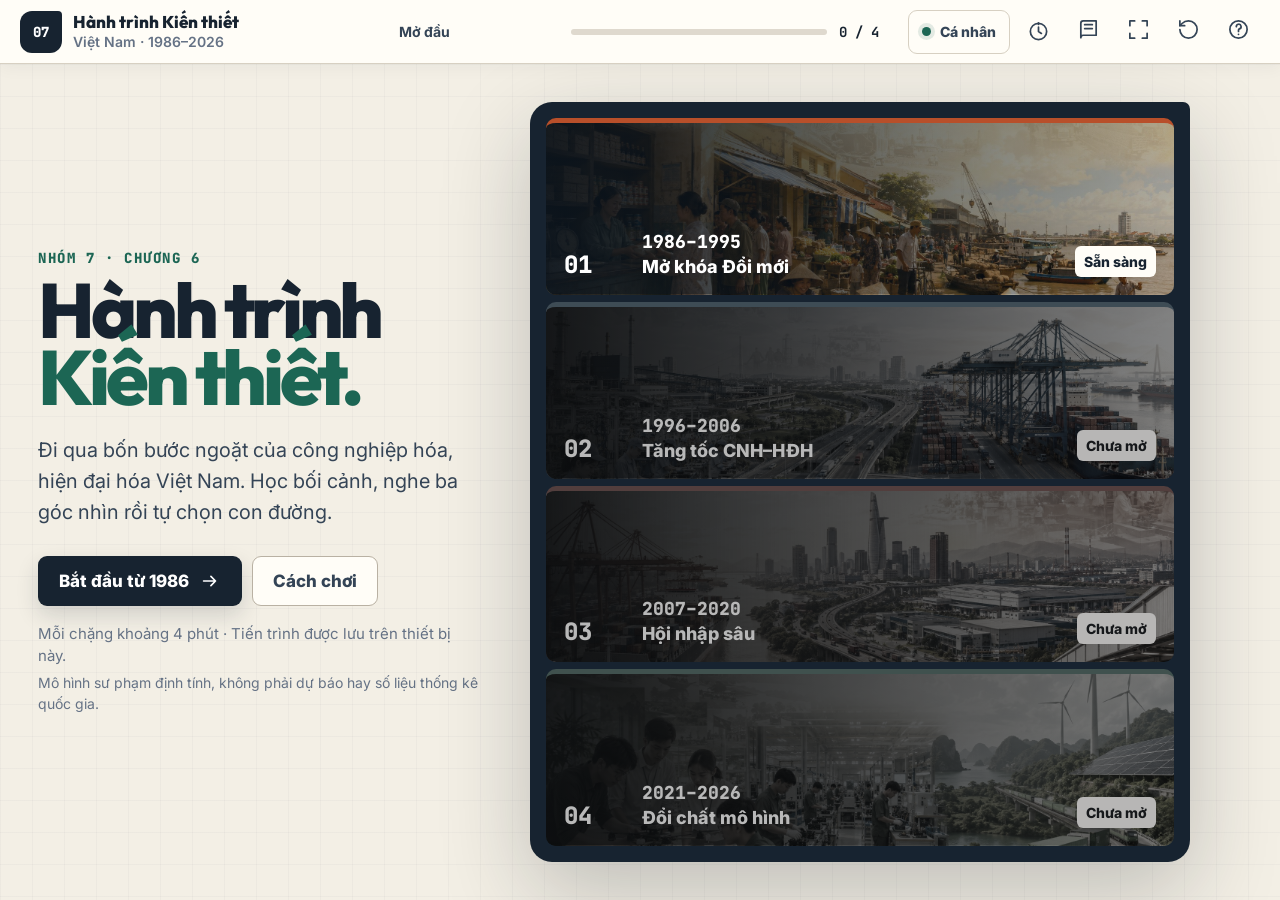
<file: mln122/index.html>
<!doctype html>
<html lang="vi">
  <head>
    <meta charset="UTF-8" />
    <meta name="viewport" content="width=device-width, initial-scale=1, viewport-fit=cover" />
    <meta name="theme-color" content="#f4f0e7" />
    <meta
      name="description"
      content="Hành trình tương tác về công nghiệp hóa, hiện đại hóa Việt Nam từ Đổi mới 1986 đến hiện nay."
    />
    <title>Hành trình Kiến thiết 1986–2026 · Nhóm 7</title>

    <link rel="preconnect" href="https://fonts.googleapis.com" />
    <link rel="preconnect" href="https://fonts.gstatic.com" crossorigin />
    <link
      href="https://fonts.googleapis.com/css2?family=Inter:wght@400;500;600;700;800&family=JetBrains+Mono:wght@500;600;700;800&family=Outfit:wght@600;700;800&display=swap"
      rel="stylesheet"
    />
    <link rel="preload" as="image" href="./assets/era-01-doi-moi-1986-1995.jpg" />
    <link rel="preload" as="image" href="./assets/era-02-tang-toc-1996-2006.jpg" />
    <link rel="preload" as="image" href="./assets/era-03-hoi-nhap-sau-2007-2020.jpg" />
    <link rel="preload" as="image" href="./assets/era-04-doi-chat-2021-2026.jpg" />
    <link rel="stylesheet" href="./styles.css" />
  </head>

  <body>
    <a class="skip-link" href="#game-root">Bỏ qua thanh điều hướng</a>

    <div class="app-shell" id="app-shell">
      <header class="topbar" id="topbar">
        <button class="brand" type="button" data-action="go-home" aria-label="Về trang mở đầu">
          <span class="brand__mark" aria-hidden="true">07</span>
          <span class="brand__copy">
            <strong>Hành trình Kiến thiết</strong>
            <small>Việt Nam · 1986–2026</small>
          </span>
        </button>

        <div class="route-status" aria-label="Tiến độ hành trình">
          <span class="route-status__label" id="route-label">Mở đầu</span>
          <div
            class="route-status__track"
            id="route-progressbar"
            role="progressbar"
            aria-valuemin="0"
            aria-valuemax="4"
            aria-valuenow="0"
          >
            <span id="route-progress"></span>
          </div>
          <span class="route-status__count" id="route-count">0 / 4</span>
        </div>

        <nav class="utility-nav" aria-label="Công cụ">
          <button class="mode-switch" type="button" data-action="toggle-mode" aria-pressed="false">
            <span class="mode-switch__dot" aria-hidden="true"></span>
            <span id="mode-label">Cá nhân</span>
          </button>
          <button class="icon-button presenter-button" type="button" data-action="open-presenter" title="Kịch bản 25 phút (P)">
            <svg viewBox="0 0 24 24" aria-hidden="true"><circle cx="12" cy="12" r="8.5" /><path d="M12 7.5V12l3 2m-3-11v1.5" /></svg>
            <span class="presentation-mini-time" id="presentation-mini-time" aria-hidden="true">25:00</span>
            <span class="sr-only">Kịch bản trình bày 25 phút</span>
          </button>
          <button class="icon-button utility-nav__optional" type="button" data-action="open-sources" title="Nguồn và AI Usage">
            <svg viewBox="0 0 24 24" aria-hidden="true"><path d="M4 5.5A2.5 2.5 0 0 1 6.5 3H20v15H6.5A2.5 2.5 0 0 0 4 20.5zm0 0v15M8 7h8m-8 4h8" /></svg>
            <span class="sr-only">Nguồn và AI Usage</span>
          </button>
          <button class="icon-button utility-nav__optional" type="button" data-action="toggle-fullscreen" title="Toàn màn hình (F)">
            <svg viewBox="0 0 24 24" aria-hidden="true"><path d="M8 3H3v5m13-5h5v5M8 21H3v-5m13 5h5v-5" /></svg>
            <span class="sr-only">Toàn màn hình</span>
          </button>
          <button class="icon-button" type="button" data-action="confirm-reset-all" title="Chơi lại từ đầu (↺)">
            <svg viewBox="0 0 24 24" aria-hidden="true"><path d="M3 12a9 9 0 1 0 9-9 9.75 9.75 0 0 0-6.74 2.74L3 8"/><path d="M3 3v5h5"/></svg>
            <span class="sr-only">Chơi lại từ đầu</span>
          </button>
          <button class="icon-button" type="button" data-action="open-help" title="Hướng dẫn (?)">
            <svg viewBox="0 0 24 24" aria-hidden="true"><circle cx="12" cy="12" r="9" /><path d="M9.7 9a2.5 2.5 0 1 1 3.3 2.37c-.6.25-1 .82-1 1.47V14m0 3h.01" /></svg>
            <span class="sr-only">Hướng dẫn</span>
          </button>
        </nav>
      </header>

      <main id="game-root" tabindex="-1"></main>
    </div>

    <div id="overlay-root"></div>
    <div class="toast-region" id="toast-region" role="status" aria-live="polite" aria-atomic="true"></div>

    <noscript>
      <div class="noscript">Game cần JavaScript để vận hành và lưu tiến trình học.</div>
    </noscript>

    <script src="./content.js"></script>
    <script src="./simulator.js"></script>
    <script src="./game.js"></script>
  </body>
</html>
</file>
<file: mln122/styles.css>
:root {
  --paper: #f3efe5;
  --paper-deep: #e8e0d2;
  --surface: #fffdf7;
  --surface-strong: #ffffff;
  --ink: #172330;
  --ink-soft: #344456;
  --muted: #657285;
  --line: #d7d0c2;
  --line-strong: #b9b1a3;
  --positive: #1f7354;
  --warning: #a35b20;
  --danger: #a5413c;
  --era-accent: #1c6654;
  --display: "Outfit", "Aptos Display", "Segoe UI", sans-serif;
  --body: "Inter", "Aptos", "Segoe UI", sans-serif;
  --mono: "JetBrains Mono", "Cascadia Mono", Consolas, monospace;
  --topbar-height: 64px;
  --radius: 16px;
  --radius-sm: 9px;
  --shadow-sm: 0 10px 30px rgba(24, 35, 47, 0.1);
  --shadow-lg: 0 30px 90px rgba(19, 29, 39, 0.24);
}

*,
*::before,
*::after { box-sizing: border-box; }

html {
  min-width: 320px;
  min-height: 100%;
  background: var(--paper);
  color: var(--ink);
  font-family: var(--body);
  font-size: 18px;
}

body {
  margin: 0;
  min-width: 320px;
  min-height: 100vh;
  min-height: 100dvh;
  overflow: hidden;
  background:
    linear-gradient(rgba(23, 35, 48, 0.026) 1px, transparent 1px),
    linear-gradient(90deg, rgba(23, 35, 48, 0.026) 1px, transparent 1px),
    var(--paper);
  background-size: 32px 32px;
}

button,
input,
textarea,
select { color: inherit; font: inherit; }

button {
  min-width: 44px;
  min-height: 44px;
  border: 0;
}

button:not(:disabled):not([aria-disabled="true"]),
a { cursor: pointer; }

button:disabled,
button[aria-disabled="true"] { cursor: not-allowed; }

button:focus-visible,
a:focus-visible,
[tabindex]:focus-visible {
  outline: 4px solid color-mix(in srgb, var(--era-accent) 72%, white);
  outline-offset: 3px;
}

h1,
h2,
h3,
h4,
p,
blockquote { margin-top: 0; }

h1,
h2,
h3,
h4 { font-family: var(--display); }

svg {
  fill: none;
  stroke: currentColor;
  stroke-linecap: round;
  stroke-linejoin: round;
  stroke-width: 1.8;
}

.ui-icon {
  display: block;
  width: 1.35em;
  height: 1.35em;
  flex: 0 0 auto;
}

kbd {
  display: inline-grid;
  min-width: 32px;
  min-height: 30px;
  place-items: center;
  border: 1px solid var(--line-strong);
  border-bottom-width: 3px;
  border-radius: 6px;
  background: white;
  font: 700 14px/1 var(--mono);
}

.sr-only {
  position: absolute;
  width: 1px;
  height: 1px;
  padding: 0;
  overflow: hidden;
  clip: rect(0, 0, 0, 0);
  white-space: nowrap;
  border: 0;
}

.skip-link {
  position: fixed;
  z-index: 1000;
  top: 10px;
  left: 10px;
  padding: 12px 16px;
  transform: translateY(-160%);
  border-radius: 8px;
  background: var(--ink);
  color: white;
  font-size: 16px;
  font-weight: 800;
}

.skip-link:focus { transform: translateY(0); }
.app-shell { min-height: 100vh; min-height: 100dvh; }

/* Application chrome */
.topbar {
  position: relative;
  z-index: 50;
  display: grid;
  height: var(--topbar-height);
  grid-template-columns: minmax(270px, 0.9fr) minmax(330px, 1.2fr) minmax(360px, 0.9fr);
  align-items: center;
  gap: 18px;
  padding: 0 20px;
  border-bottom: 1px solid var(--line);
  background: var(--surface);
  box-shadow: 0 3px 16px rgba(28, 39, 50, 0.05);
}

.brand {
  display: inline-flex;
  width: max-content;
  align-items: center;
  gap: 11px;
  padding: 0;
  background: transparent;
  text-align: left;
}

.brand__mark {
  display: grid;
  width: 42px;
  height: 42px;
  place-items: center;
  border-radius: 12px 4px 12px 12px;
  background: var(--ink);
  color: white;
  font: 800 14px/1 var(--mono);
}

.brand__copy { display: flex; flex-direction: column; gap: 2px; }
.brand__copy strong { font: 800 17px/1.05 var(--display); }
.brand__copy small { color: var(--muted); font-size: 14px; font-weight: 600; }

.route-status {
  display: grid;
  grid-template-columns: minmax(125px, 1fr) minmax(130px, 1.6fr) auto;
  align-items: center;
  gap: 12px;
  font-size: 14px;
}

.route-status__label {
  overflow: hidden;
  color: var(--ink-soft);
  font-weight: 700;
  text-overflow: ellipsis;
  white-space: nowrap;
}

.route-status__track {
  height: 6px;
  overflow: hidden;
  border-radius: 99px;
  background: #dfd9ce;
}

.route-status__track span {
  display: block;
  width: 0;
  height: 100%;
  border-radius: inherit;
  background: var(--era-accent);
  transition: width 420ms cubic-bezier(0.2, 0.8, 0.2, 1);
}

.route-status__count { min-width: 42px; font: 700 14px/1 var(--mono); }
.utility-nav { display: flex; align-items: center; justify-content: flex-end; gap: 6px; }

.icon-button,
.mode-switch {
  height: 44px;
  border: 1px solid transparent;
  border-radius: 9px;
  background: transparent;
  color: var(--ink-soft);
  transition: transform 100ms ease, border-color 150ms ease, background 150ms ease;
}

.icon-button:hover,
.mode-switch:hover { border-color: var(--line); background: var(--paper); }
.icon-button:active,
.mode-switch:active,
.button:active,
.policy-option:active { transform: scale(0.98); }
.icon-button svg { width: 23px; height: 23px; margin: auto; }

.mode-switch {
  display: inline-flex;
  width: auto;
  align-items: center;
  gap: 9px;
  padding: 0 13px;
  border-color: var(--line);
  font-size: 14px;
  font-weight: 800;
}

.mode-switch__dot {
  width: 9px;
  height: 9px;
  border-radius: 50%;
  background: var(--era-accent);
  box-shadow: 0 0 0 4px color-mix(in srgb, var(--era-accent) 12%, transparent);
}

.presenter-button {
  display: grid;
  width: 94px;
  grid-template-columns: 24px minmax(48px, 1fr);
  place-items: center;
  gap: 5px;
  padding: 0 9px;
}
.presenter-button svg { margin: 0; }
.presentation-mini-time { position: static; min-width: 48px; font: 700 14px/1 var(--mono); text-align: center; }
body:not(.is-presentation) .presentation-mini-time { display: none; }
body:not(.is-presentation) .presenter-button { width: 44px; grid-template-columns: 1fr; padding: 0; }
body:not(.is-presentation) .presenter-button svg { margin: auto; }

#game-root {
  height: calc(100vh - var(--topbar-height));
  height: calc(100dvh - var(--topbar-height));
  overflow: auto;
  overscroll-behavior: contain;
}

.eyebrow {
  margin-bottom: 9px;
  color: var(--era-accent);
  font: 800 14px/1.2 var(--mono);
  letter-spacing: 0.11em;
  text-transform: uppercase;
}

.button {
  display: inline-flex;
  min-height: 50px;
  align-items: center;
  justify-content: center;
  gap: 10px;
  padding: 0 20px;
  border: 1px solid transparent;
  border-radius: var(--radius-sm);
  font-size: 17px;
  font-weight: 800;
  transition: transform 100ms ease, border-color 160ms ease, background 160ms ease, box-shadow 160ms ease;
}

.button .ui-icon { width: 22px; height: 22px; }
.button--primary { background: var(--ink); box-shadow: 0 9px 22px rgba(23, 35, 48, 0.16); color: white; }
.button--primary:hover:not(:disabled) { background: var(--era-accent); box-shadow: 0 12px 28px color-mix(in srgb, var(--era-accent) 23%, transparent); }
.button--quiet { border-color: var(--line-strong); background: var(--surface); color: var(--ink-soft); }
.button--quiet:hover:not(:disabled) { border-color: var(--ink-soft); background: white; }
.button--danger { background: var(--danger); color: white; }
.button--danger:hover { background: #87342f; }
.button:disabled { border-color: var(--line); background: #e5dfd4; box-shadow: none; color: #66717e; }

.text-button {
  display: inline-flex;
  width: max-content;
  align-items: center;
  gap: 7px;
  padding: 0 4px;
  background: transparent;
  color: var(--ink-soft);
  font-size: 15px;
  font-weight: 800;
}

.text-button:hover { color: var(--era-accent); }
.text-button .ui-icon { width: 20px; height: 20px; }

/* Landing */
.home-screen {
  display: grid;
  width: min(1680px, 100%);
  min-height: 100%;
  margin: auto;
  grid-template-columns: minmax(440px, 0.86fr) minmax(660px, 1.14fr);
  align-items: stretch;
  gap: clamp(30px, 4vw, 70px);
  padding: clamp(24px, 3vw, 48px);
}

.home-screen__copy {
  display: flex;
  max-width: 680px;
  flex-direction: column;
  align-items: flex-start;
  justify-content: center;
}

.home-screen__copy h1 {
  margin-bottom: 24px;
  font-size: clamp(62px, 6vw, 96px);
  font-weight: 800;
  letter-spacing: -0.055em;
  line-height: 0.88;
}

.home-screen__copy h1 em { color: var(--era-accent); font-style: normal; }
.home-screen__lead { max-width: 650px; margin-bottom: 28px; color: var(--ink-soft); font-size: 20px; line-height: 1.55; }
.home-screen__actions { display: flex; flex-wrap: wrap; gap: 10px; }
.home-screen__note { margin: 17px 0 0; color: var(--muted); font-size: 15px; line-height: 1.45; }
.home-screen__disclaimer { max-width: 620px; margin: 7px 0 0; color: var(--muted); font-size: 14px; line-height: 1.45; }

.era-ribbon {
  display: grid;
  min-height: 0;
  grid-template-rows: repeat(4, minmax(110px, 1fr));
  gap: 7px;
  padding: 16px;
  overflow: hidden;
  border-radius: 22px 7px 22px 22px;
  background: var(--ink);
  box-shadow: var(--shadow-lg);
}

.era-ribbon__item {
  position: relative;
  display: grid;
  min-height: 0;
  grid-template-columns: 62px 1fr auto;
  align-items: end;
  gap: 16px;
  padding: 18px;
  overflow: hidden;
  border-top: 5px solid var(--item-accent);
  border-radius: 10px;
  background-image: linear-gradient(90deg, rgba(11, 20, 29, 0.94), rgba(11, 20, 29, 0.3)), var(--item-image);
  background-position: center;
  background-size: cover;
  color: white;
  text-align: left;
  transition: transform 160ms ease, filter 160ms ease;
}

.era-ribbon__item:not(:disabled):hover { transform: translateX(6px); }
.era-ribbon__item:disabled { filter: grayscale(0.75) brightness(0.72); }
.era-ribbon__item.is-complete::after { position: absolute; top: 14px; right: 14px; width: 12px; height: 12px; border: 3px solid white; border-radius: 50%; background: var(--item-accent); content: ""; }
.era-ribbon__number { font: 800 24px/1 var(--mono); }
.era-ribbon__meta { display: flex; min-width: 0; flex-direction: column; gap: 5px; }
.era-ribbon__meta strong { font: 800 18px/1 var(--mono); }
.era-ribbon__meta small { overflow: hidden; font-size: 18px; font-weight: 800; text-overflow: ellipsis; white-space: nowrap; }
.era-ribbon__status { padding: 7px 9px; border-radius: 6px; background: var(--surface); color: var(--ink); font-size: 14px; font-weight: 800; }

/* Shared era frame */
.era-screen {
  display: flex;
  width: min(1740px, 100%);
  min-height: 100%;
  margin: auto;
  flex-direction: column;
  gap: 10px;
  padding: 12px 18px 18px;
}

.era-heading {
  display: grid;
  min-height: 52px;
  flex: 0 0 auto;
  grid-template-columns: 150px 1fr auto;
  align-items: center;
  gap: 16px;
  padding: 0 16px;
  border: 1px solid var(--line);
  border-radius: 11px;
  background: var(--surface);
  box-shadow: var(--shadow-sm);
}

.era-heading__identity { display: flex; align-items: baseline; gap: 11px; }
.era-heading__identity span { color: var(--era-accent); font: 800 14px/1 var(--mono); text-transform: uppercase; }
.era-heading__identity strong { font-size: 18px; }
.era-heading__steps { display: flex; gap: 7px; }
.era-heading__steps span { display: grid; width: 31px; height: 31px; place-items: center; border: 2px solid var(--line); border-radius: 50%; color: var(--muted); font: 800 13px/1 var(--mono); }
.era-heading__steps span.is-done { border-color: color-mix(in srgb, var(--era-accent) 45%, var(--line)); background: color-mix(in srgb, var(--era-accent) 11%, white); color: var(--era-accent); }
.era-heading__steps span.is-current { border-color: var(--era-accent); background: var(--era-accent); color: white; }

.briefing-stage,
.explore-stage,
.decision-stage,
.consequence-stage {
  min-height: 0;
  flex: 1;
  overflow: hidden;
  border: 1px solid var(--line);
  border-radius: var(--radius);
  background: var(--surface);
  box-shadow: var(--shadow-sm);
}

/* Briefing */
.briefing-stage { display: grid; grid-template-columns: minmax(350px, 0.78fr) minmax(680px, 1.22fr); }
.scene-photo {
  min-height: 0;
  background-image: linear-gradient(to top, rgba(12, 21, 30, 0.7), rgba(12, 21, 30, 0.08) 65%), var(--era-image);
  background-position: center;
  background-size: cover;
}

.briefing-sheet {
  display: flex;
  min-height: 0;
  flex-direction: column;
  align-items: flex-start;
  padding: clamp(24px, 2.5vw, 42px);
  overflow: auto;
}

.briefing-sheet .eyebrow {
  margin-bottom: 6px;
  font-size: 12px;
  letter-spacing: 0.12em;
}

.briefing-sheet h2 {
  max-width: 920px;
  margin-bottom: 10px;
  color: var(--ink);
  font-size: clamp(34px, 3.2vw, 52px);
  letter-spacing: -0.035em;
  line-height: 1.08;
}

.briefing-sheet__objective {
  max-width: 65ch;
  margin-bottom: 14px;
  color: var(--ink-soft);
  font-size: 18px;
  font-weight: 600;
  line-height: 1.45;
}

.theory-points {
  display: grid;
  width: min(100%, 880px);
  margin: 0 0 16px;
  padding: 0;
  border-block: 1px solid var(--line);
  list-style: none;
}

.theory-points li {
  position: relative;
  display: grid;
  grid-template-columns: 42px 1fr;
  align-items: center;
  gap: 12px;
  padding: 12px 4px;
  border-bottom: 1px solid var(--line);
}
.theory-points li:last-child { border-bottom: 0; }
.theory-points li > span { color: var(--era-accent); font: 800 16px/1 var(--mono); }
.theory-points strong { display: block; margin-bottom: 2px; font: 800 18px/1.25 var(--display); }
.theory-points p { margin: 0; color: var(--ink-soft); font-size: 15.5px; line-height: 1.4; }

.briefing-actions {
  display: flex;
  flex-wrap: wrap;
  gap: 12px;
  width: 100%;
  margin-top: auto;
  padding-top: 14px;
}

/* Living diorama */
.explore-stage { position: relative; }
.explore-scene {
  position: absolute;
  inset: 0;
  overflow: hidden;
  background-image: var(--era-image);
  background-position: center;
  background-size: cover;
}

.explore-scene__wash {
  position: absolute;
  inset: 0;
  background: linear-gradient(to bottom, rgba(12, 21, 30, 0.46), rgba(12, 21, 30, 0.05) 42%, rgba(12, 21, 30, 0.52));
  pointer-events: none;
}

.explore-objective {
  position: absolute;
  z-index: 3;
  top: 22px;
  left: 24px;
  display: flex;
  max-width: 430px;
  flex-direction: column;
  padding: 15px 18px;
  border-left: 5px solid var(--era-accent);
  border-radius: 4px 10px 10px 4px;
  background: #172330;
  box-shadow: 0 14px 35px rgba(8, 14, 20, 0.28);
  color: white;
}

.explore-objective span { margin-bottom: 3px; color: #f1d88f; font: 800 14px/1.2 var(--mono); text-transform: uppercase; }
.explore-objective strong { font-size: 22px; }
.explore-objective small { margin-top: 4px; color: rgba(255, 255, 255, 0.74); font-size: 15px; }

.advisor-hotspot {
  position: absolute;
  z-index: 4;
  top: var(--y);
  left: var(--x);
  display: grid;
  min-width: 225px;
  min-height: 74px;
  grid-template-columns: 52px 1fr auto;
  align-items: center;
  gap: 10px;
  padding: 8px 10px;
  transform: translate(-50%, -50%);
  border: 2px solid rgba(255, 255, 255, 0.78);
  border-radius: 12px;
  background: #172330;
  box-shadow: 0 13px 34px rgba(9, 15, 22, 0.34);
  color: white;
  text-align: left;
  transition: transform 150ms ease, border-color 150ms ease, background 150ms ease;
}

.advisor-hotspot:hover,
.advisor-hotspot.is-active { transform: translate(-50%, calc(-50% - 6px)); border-color: #f2d77f; background: color-mix(in srgb, var(--era-accent) 50%, #172330); }
.advisor-hotspot:active { transform: translate(-50%, -50%) scale(0.98); }
.advisor-hotspot.is-active:active { transform: translate(-50%, calc(-50% - 6px)) scale(0.98); }
.advisor-hotspot.is-visited { border-color: color-mix(in srgb, var(--era-accent) 65%, white); }
.advisor-hotspot__pulse { position: absolute; inset: -8px; z-index: -1; border: 2px solid rgba(255, 255, 255, 0.45); border-radius: 17px; animation: hotspot-pulse 1.8s ease-out 2; }
.advisor-hotspot.is-visited .advisor-hotspot__pulse { display: none; }
.advisor-hotspot__icon { display: grid; width: 50px; height: 50px; place-items: center; padding: 10px; border-radius: 9px; background: white; color: var(--era-accent); }
.advisor-hotspot__icon .ui-icon { width: 30px; height: 30px; }
.advisor-hotspot__copy { display: flex; min-width: 0; flex-direction: column; gap: 3px; }
.advisor-hotspot__copy small { color: #f1d88f; font: 700 13px/1 var(--mono); text-transform: uppercase; }
.advisor-hotspot__copy strong { overflow: hidden; font-size: 16px; text-overflow: ellipsis; white-space: nowrap; }
.advisor-hotspot__check { display: grid; width: 28px; height: 28px; place-items: center; border-radius: 50%; background: var(--positive); }
.advisor-hotspot__check .ui-icon { width: 18px; height: 18px; }

.explore-footer {
  position: absolute;
  z-index: 6;
  right: 18px;
  bottom: 16px;
  left: 18px;
  display: flex;
  min-height: 72px;
  align-items: center;
  justify-content: space-between;
  gap: 20px;
  padding: 10px 12px 10px 18px;
  border: 1px solid var(--line);
  border-radius: 12px;
  background: var(--surface);
  box-shadow: 0 16px 40px rgba(9, 16, 23, 0.28);
}

.explore-footer p { max-width: 740px; margin: 0; color: var(--ink-soft); font-size: 17px; font-weight: 600; line-height: 1.4; }

.advisor-panel {
  position: absolute;
  z-index: 10;
  top: 18px;
  right: 18px;
  bottom: 102px;
  display: flex;
  width: min(510px, calc(100% - 36px));
  flex-direction: column;
  align-items: flex-start;
  padding: 24px 27px;
  overflow: auto;
  border-top: 6px solid var(--era-accent);
  border-radius: 8px 8px 14px 14px;
  background: var(--surface);
  box-shadow: var(--shadow-lg);
  color: var(--ink);
  animation: advisor-enter 240ms ease both;
}

.advisor-panel__close {
  position: absolute;
  top: 12px;
  right: 12px;
  display: grid;
  width: 44px;
  height: 44px;
  place-items: center;
  border-radius: 9px;
  background: var(--paper);
  color: var(--ink-soft);
  font-size: 28px;
}

.advisor-panel__close:hover { background: var(--paper-deep); color: var(--ink); }
.advisor-panel__portrait { display: grid; width: 76px; height: 76px; place-items: center; margin-bottom: 17px; padding: 16px; border-radius: 18px 5px 18px 18px; background: var(--era-accent); color: white; }
.advisor-panel__portrait .ui-icon { width: 45px; height: 45px; }
.advisor-panel h2 { margin-bottom: 2px; font-size: clamp(36px, 3vw, 48px); letter-spacing: -0.035em; }
.advisor-panel__role { margin-bottom: 18px; color: var(--era-accent); font-size: 18px; font-weight: 800; }
.advisor-panel blockquote { margin: 0 0 17px; color: var(--ink); font: 700 25px/1.35 var(--display); }
.advisor-panel__insight { width: 100%; margin-bottom: 18px; padding: 15px 17px; border-left: 5px solid var(--era-accent); background: var(--paper); }
.advisor-panel__insight span { display: block; margin-bottom: 5px; color: var(--era-accent); font-size: 14px; font-weight: 800; text-transform: uppercase; }
.advisor-panel__insight p { margin: 0; color: var(--ink-soft); font-size: 18px; line-height: 1.5; }
.advisor-panel > .button { width: 100%; margin-top: auto; }

@keyframes hotspot-pulse {
  from { transform: scale(0.95); opacity: 0.75; }
  to { transform: scale(1.13); opacity: 0; }
}

@keyframes advisor-enter {
  from { transform: translateX(26px); opacity: 0; }
  to { transform: translateX(0); opacity: 1; }
}

/* Decision: one prompt, three equally visible strategies */
.decision-stage {
  position: relative;
  display: grid;
  grid-template-rows: minmax(170px, 0.58fr) minmax(300px, 1.42fr);
}
.decision-context {
  display: flex;
  min-height: 0;
  flex-direction: column;
  padding: clamp(24px, 2.4vw, 36px) clamp(26px, 3vw, 48px);
  overflow: hidden;
  background-image: linear-gradient(125deg, rgba(12, 21, 30, 0.94), rgba(12, 21, 30, 0.69)), var(--era-image);
  background-position: center;
  background-size: cover;
  color: white;
}

.decision-context .eyebrow { color: #efd586; }
.decision-context h2 { max-width: 1080px; margin-bottom: 8px; font-size: clamp(36px, 3.2vw, 52px); letter-spacing: -0.045em; line-height: 1.02; }
.decision-context > p { max-width: 900px; margin: 0; color: rgba(255, 255, 255, 0.84); font-size: 21px; line-height: 1.42; }
.decision-context > small,
.causal-chain { display: none; }

.causal-chain > div { display: grid; grid-template-columns: 36px 1fr; align-items: center; gap: 10px; padding: 10px 12px; border-left: 3px solid color-mix(in srgb, var(--era-accent) 70%, white); background: rgba(0, 0, 0, 0.28); }
.causal-chain span { color: #efd586; font: 800 14px/1 var(--mono); }
.causal-chain p { margin: 0; color: rgba(255, 255, 255, 0.88); font-size: 16px; line-height: 1.4; }

.decision-options {
  display: grid;
  min-height: 0;
  grid-template-columns: repeat(3, minmax(0, 1fr));
  gap: clamp(12px, 1.3vw, 20px);
  padding: clamp(18px, 2vw, 30px);
  overflow: auto;
  background: var(--paper);
}

.policy-option {
  position: relative;
  display: grid;
  min-height: 270px;
  grid-template-columns: 52px 1fr 56px;
  grid-template-rows: 58px minmax(0, 1fr) 30px;
  align-items: start;
  gap: 15px 12px;
  padding: clamp(17px, 1.6vw, 24px);
  overflow: hidden;
  border: 2px solid var(--line);
  border-left-width: 7px;
  border-radius: 12px;
  background: var(--surface-strong);
  box-shadow: 0 7px 20px rgba(30, 41, 53, 0.06);
  color: var(--ink);
  text-align: left;
  transition: transform 150ms ease, border-color 150ms ease, box-shadow 150ms ease, filter 180ms ease, opacity 180ms ease;
}

.policy-option::before {
  position: absolute;
  z-index: 0;
  inset: 0;
  transform: translateX(-105%);
  background: linear-gradient(100deg, transparent 8%, color-mix(in srgb, var(--era-accent) 18%, white) 48%, transparent 92%);
  content: "";
}

.policy-option > * { position: relative; z-index: 1; }
.policy-option:hover,
.policy-option:focus-visible { transform: translateY(-6px); border-color: var(--era-accent); box-shadow: 0 16px 34px color-mix(in srgb, var(--era-accent) 16%, transparent); }
.decision-stage.is-committing .decision-context { filter: saturate(0.75) brightness(0.82); }
.policy-option.is-selected {
  z-index: 2;
  border-color: var(--era-accent);
  box-shadow: 0 18px 44px color-mix(in srgb, var(--era-accent) 24%, transparent);
  animation: policy-commit 560ms cubic-bezier(.2,.82,.24,1) both;
}
.policy-option.is-selected::before { animation: policy-sweep 520ms ease both; }
.policy-option.is-receding { animation: policy-recede 420ms ease both; }
.policy-option__key { display: grid; width: 50px; height: 50px; grid-column: 1; grid-row: 1; place-items: center; border-radius: 9px; background: var(--ink); color: white; font: 700 19px/1 var(--mono); }
.policy-option__icon { display: grid; width: 56px; height: 56px; grid-column: 3; grid-row: 1; place-items: center; padding: 12px; border-radius: 13px; background: color-mix(in srgb, var(--era-accent) 11%, white); color: var(--era-accent); }
.policy-option__icon .ui-icon { width: 34px; height: 34px; }
.policy-option__copy { min-width: 0; grid-column: 1 / -1; grid-row: 2; }
.policy-option__copy small { display: block; margin-bottom: 3px; color: var(--era-accent); font-size: 14px; font-weight: 800; text-transform: uppercase; }
.policy-option__copy strong { display: block; margin-bottom: 4px; font: 800 clamp(22px, 1.8vw, 28px)/1.12 var(--display); }
.policy-option__copy p { margin: 0; color: var(--ink-soft); font-size: 18px; line-height: 1.42; }
.policy-option__arrow { align-self: end; grid-column: 3; grid-row: 3; justify-self: end; color: var(--muted); }
.policy-option__arrow .ui-icon { width: 28px; height: 28px; }
.policy-option:hover .policy-option__arrow { color: var(--era-accent); }

@keyframes policy-commit {
  0% { transform: scale(0.98); }
  35% { transform: translateY(-8px) scale(1.018); }
  100% { transform: translateY(-12px) scale(1.018); }
}

@keyframes policy-sweep {
  from { transform: translateX(-105%); }
  to { transform: translateX(105%); }
}

@keyframes policy-recede {
  to { transform: translateY(8px) scale(0.975); filter: grayscale(0.65); opacity: 0.32; }
}

/* Consequence: clean cinematic world and cumulative response */
.consequence-stage { display: grid; grid-template-columns: minmax(420px, 0.85fr) minmax(620px, 1.15fr); }
.consequence-world {
  position: relative;
  min-height: 0;
  overflow: hidden;
  background-color: var(--paper-deep);
  background-image: var(--era-image);
  background-position: center;
  background-size: cover;
  animation: camera-settle 900ms cubic-bezier(.2,.8,.2,1) both;
}

.world-caption {
  position: absolute;
  right: 20px;
  bottom: 20px;
  left: 20px;
  display: flex;
  flex-direction: column;
  gap: 6px;
  padding: 16px 20px;
  border-left: 5px solid #f1d88f;
  border-radius: 4px 12px 12px 4px;
  background: rgba(14, 23, 33, 0.88);
  backdrop-filter: blur(8px);
  box-shadow: 0 14px 35px rgba(0, 0, 0, 0.35);
  color: white;
}

.world-caption span {
  color: #f1d88f;
  font: 800 13px/1 var(--mono);
  letter-spacing: 0.1em;
  text-transform: uppercase;
}

.world-caption strong {
  color: rgba(255, 255, 255, 0.95);
  font-size: 17px;
  font-weight: 600;
  line-height: 1.45;
}

.consequence-card {
  display: flex;
  min-height: 0;
  flex-direction: column;
  align-items: flex-start;
  padding: clamp(25px, 3vw, 46px);
  overflow: auto;
  background: var(--surface);
}

.verdict-stamp {
  display: inline-grid;
  min-height: 70px;
  grid-template-columns: 35px 1fr;
  align-items: center;
  gap: 10px;
  margin: 2px 0 18px;
  padding: 9px 15px 9px 12px;
  transform: rotate(-1.7deg);
  border: 5px double currentColor;
  background: var(--surface);
  font-weight: 800;
  text-transform: uppercase;
  animation: verdict-stamp-in 520ms 110ms cubic-bezier(.2,.9,.22,1.18) both;
}
.verdict-stamp .ui-icon { width: 32px; height: 32px; }
.verdict-stamp small { display: block; margin-bottom: 3px; font: 800 11px/1 var(--mono); letter-spacing: .12em; }
.verdict-stamp strong { display: block; font: 800 19px/1.08 var(--display); letter-spacing: .025em; }
.verdict-stamp--strong { color: var(--positive); }
.verdict-stamp--conditional { color: var(--warning); }
.verdict-stamp--risky { color: var(--danger); }
.consequence-card h2 { margin-bottom: 10px; font-size: clamp(42px, 4vw, 64px); letter-spacing: -0.045em; line-height: 0.98; }
.consequence-card__outcome { max-width: 62ch; margin-bottom: 16px; color: var(--ink-soft); font-size: 21px; font-weight: 600; line-height: 1.44; }
.impact-pills { display: grid; width: 100%; grid-template-columns: repeat(3, minmax(0, 1fr)); gap: 9px; margin-bottom: 14px; }
.impact-pill {
  position: relative;
  display: flex;
  min-width: 0;
  min-height: 142px;
  flex-direction: column;
  gap: 10px;
  padding: 13px 14px 11px;
  overflow: visible;
  border-top: 4px solid currentColor;
  background: var(--paper);
}
.impact-pill__heading { display: flex; width: 100%; min-width: 0; align-items: center; gap: 7px; }
.impact-pill__heading small { display: block; overflow: hidden; color: var(--ink); font-size: 14px; font-weight: 800; text-overflow: ellipsis; white-space: nowrap; }
.impact-pill__heading > span:last-child { margin-left: auto; font: 700 15px/1 var(--mono); }
.cumulative-impact__icon { display: grid; width: 30px; height: 30px; flex: 0 0 auto; place-items: center; padding: 6px; border-radius: 7px; background: color-mix(in srgb, currentColor 10%, white); }
.cumulative-impact__icon .ui-icon { width: 18px; height: 18px; }
.cumulative-impact__values { display: grid; grid-template-columns: minmax(42px, 1fr) 16px minmax(42px, 1fr); align-items: end; gap: 5px; color: var(--ink); }
.cumulative-impact__values > span { display: flex; flex-direction: column; gap: 2px; }
.cumulative-impact__values > span:last-child { text-align: right; }
.cumulative-impact__values small { color: var(--muted); font-size: 11px; font-weight: 800; text-transform: uppercase; }
.cumulative-impact__values strong { font: 700 clamp(25px, 2vw, 34px)/1 var(--mono); letter-spacing: -.05em; }
.cumulative-impact__values > i { align-self: center; color: var(--line-strong); font-style: normal; text-align: center; }
.cumulative-impact__journey { display: flex; align-items: center; justify-content: space-between; gap: 6px; color: var(--muted); font-size: 12px; font-weight: 700; }
.cumulative-impact__journey strong { color: currentColor; font: 700 13px/1 var(--mono); }
.impact-pill__meter { display: block; height: 5px; margin-top: auto; overflow: hidden; background: color-mix(in srgb, currentColor 13%, white); }
.impact-pill__meter i { display: block; width: var(--impact-size); height: 100%; transform-origin: left; background: currentColor; animation: impact-meter-grow 720ms 180ms cubic-bezier(.2,.8,.2,1) both; }
.impact-pill__float {
  position: absolute;
  top: -12px;
  right: 10px;
  padding: 5px 7px;
  border: 1px solid currentColor;
  background: var(--surface);
  box-shadow: var(--shadow-sm);
  font: 700 14px/1 var(--mono);
  pointer-events: none;
  animation: impact-float 820ms 180ms ease-out both;
}
.impact-pill--up { color: var(--positive); }
.impact-pill--down { color: var(--danger); }
.impact-pill--flat { color: var(--muted); }
.impact-pill--flat .impact-pill__float { display: none; }
.consequence-takeaway { display: grid; width: 100%; grid-template-columns: 40px minmax(0, 1fr); align-items: center; gap: 13px; margin-bottom: 14px; padding: 14px 16px; border-left: 5px solid var(--era-accent); background: color-mix(in srgb, var(--era-accent) 7%, white); }
.consequence-takeaway > .ui-icon { width: 30px; height: 30px; color: var(--era-accent); }
.consequence-takeaway p { margin: 0; }
.consequence-takeaway span { display: block; margin-bottom: 3px; color: var(--era-accent); font-size: 12px; font-weight: 800; text-transform: uppercase; }
.consequence-takeaway strong { display: block; max-width: 72ch; color: var(--ink); font-size: 18px; line-height: 1.38; text-wrap: balance; }
.consequence-card__actions { display: flex; width: 100%; flex-wrap: wrap; justify-content: flex-end; gap: 10px; margin-top: auto; padding-top: 4px; }

@keyframes camera-settle { from { background-position: 54% center; filter: saturate(.65) brightness(.82); } to { background-position: center; filter: none; } }
@keyframes verdict-stamp-in {
  0% { transform: rotate(-6deg) scale(1.42); opacity: 0; }
  66% { transform: rotate(-1.7deg) scale(.96); opacity: 1; }
  100% { transform: rotate(-1.7deg) scale(1); opacity: 1; }
}
@keyframes impact-meter-grow { from { scale: 0 1; } to { scale: 1 1; } }
@keyframes impact-float {
  0% { transform: translateY(10px) scale(.82); opacity: 0; }
  30% { transform: translateY(0) scale(1); opacity: 1; }
  100% { transform: translateY(-18px) scale(.96); opacity: 0; }
}

/* Final: one-screen strategy certificate */
.final-screen {
  display: grid;
  width: min(1540px, 100%);
  min-height: 100%;
  margin: auto;
  place-items: center;
  padding: 16px 22px 22px;
}

.strategy-certificate {
  position: relative;
  display: grid;
  width: min(1440px, 100%);
  min-height: min(720px, calc(100dvh - var(--topbar-height) - 38px));
  grid-template-rows: auto auto 1fr auto;
  gap: 16px;
  padding: clamp(24px, 2.8vw, 42px);
  overflow: hidden;
  border: 1px solid var(--line-strong);
  border-top: 8px solid var(--era-accent);
  border-radius: 18px 6px 18px 18px;
  background:
    linear-gradient(135deg, color-mix(in srgb, var(--era-accent) 5%, transparent), transparent 34%),
    var(--surface);
  box-shadow: var(--shadow-lg);
}

.strategy-certificate::before {
  position: absolute;
  inset: 12px;
  border: 1px solid color-mix(in srgb, var(--line) 76%, transparent);
  content: "";
  pointer-events: none;
}

.strategy-certificate > * { position: relative; z-index: 1; }

.strategy-certificate__header {
  display: grid;
  grid-template-columns: minmax(0, 1fr) 104px;
  align-items: center;
  gap: clamp(22px, 4vw, 64px);
  padding-bottom: 17px;
  border-bottom: 1px solid var(--line);
}

.strategy-certificate__identity { min-width: 0; }
.strategy-certificate__identity .eyebrow { margin-bottom: 8px; }
.strategy-certificate__identity :is(h1, h2) {
  max-width: 1100px;
  margin: 0;
  font-size: clamp(44px, 4.8vw, 72px);
  letter-spacing: -0.055em;
  line-height: .94;
  text-wrap: balance;
}
.strategy-certificate__identity > p:not(.eyebrow) {
  max-width: 900px;
  margin: 9px 0 0;
  color: var(--ink-soft);
  font-size: 18px;
  font-weight: 600;
  line-height: 1.4;
}

.strategy-certificate__seal {
  display: grid;
  width: 96px;
  height: 96px;
  grid-template-rows: 1fr auto;
  place-items: center;
  justify-self: end;
  padding: 17px 10px 12px;
  border: 5px double color-mix(in srgb, var(--era-accent) 72%, var(--ink));
  background: var(--ink);
  box-shadow: 8px 8px 0 color-mix(in srgb, var(--era-accent) 16%, var(--paper));
  color: white;
}
.strategy-certificate__seal span { font: 800 30px/1 var(--mono); letter-spacing: -.05em; }
.strategy-certificate__seal small { color: #efd586; font: 800 10px/1 var(--mono); letter-spacing: .11em; }

.certificate-pillars {
  display: grid;
  grid-template-columns: repeat(3, minmax(0, 1fr));
  gap: 11px;
}

.certificate-pillars > :is(.eyebrow, h2) { grid-column: 1 / -1; }
.certificate-pillars > .eyebrow { margin-bottom: -4px; }
.certificate-pillars > h2 { margin: -2px 0 2px; font-size: 27px; letter-spacing: -.03em; }

.certificate-pillar {
  display: grid;
  min-width: 0;
  min-height: 146px;
  grid-template-columns: minmax(0, 1fr) auto;
  grid-template-rows: auto 1fr auto;
  gap: 7px 14px;
  padding: 15px 17px 14px;
  border: 1px solid var(--line);
  border-top: 5px solid currentColor;
  background: color-mix(in srgb, currentColor 4%, white);
  color: var(--positive);
}

.certificate-pillar--down { color: var(--danger); }
.certificate-pillar--flat { color: var(--muted); }
.certificate-pillar__label {
  display: flex;
  min-width: 0;
  grid-column: 1 / -1;
  align-items: center;
  gap: 8px;
  color: var(--ink-soft);
  font-size: 15px;
  font-weight: 800;
}
.certificate-pillar__label .ui-icon { width: 23px; height: 23px; }
.certificate-pillar--up .certificate-pillar__label .ui-icon { color: var(--positive); }
.certificate-pillar--down .certificate-pillar__label .ui-icon { color: var(--danger); }
.certificate-pillar--flat .certificate-pillar__label .ui-icon { color: var(--muted); }
.certificate-pillar__value {
  align-self: center;
  color: var(--ink);
  font: 700 clamp(38px, 3.4vw, 54px)/.9 var(--mono);
  letter-spacing: -.07em;
}
.certificate-pillar__delta {
  display: flex;
  align-self: center;
  flex-direction: column;
  align-items: flex-end;
  gap: 5px;
  justify-self: end;
  color: currentColor;
}
.certificate-pillar__delta span { color: var(--muted); font-size: 12px; font-weight: 700; white-space: nowrap; }
.certificate-pillar__delta strong { font: 700 16px/1 var(--mono); }
.certificate-pillar__meter {
  display: block;
  height: 6px;
  grid-column: 1 / -1;
  overflow: hidden;
  background: color-mix(in srgb, currentColor 13%, white);
}
.certificate-pillar__meter i {
  display: block;
  width: var(--pillar-value);
  height: 100%;
  transform-origin: left;
  background: currentColor;
  animation: impact-meter-grow 720ms 180ms cubic-bezier(.2,.8,.2,1) both;
}

.certificate-route {
  display: grid;
  min-height: 0;
  align-content: center;
  gap: 10px;
  padding-block: 3px;
}
.certificate-route > header { display: flex; align-items: end; justify-content: space-between; gap: 24px; }
.certificate-route > header .eyebrow { margin: 0; }
.certificate-route > header h2 { margin: 0; font-size: 27px; letter-spacing: -.03em; text-align: right; }

.certificate-turning-points {
  display: grid;
  grid-template-columns: repeat(4, minmax(0, 1fr));
  gap: 9px;
}

.certificate-turning-point {
  position: relative;
  display: grid;
  min-width: 0;
  min-height: 112px;
  align-content: space-between;
  gap: 13px;
  padding: 14px 15px;
  border-left: 4px solid var(--item-accent, var(--era-accent));
  background: var(--paper);
}
.certificate-turning-point small {
  color: var(--item-accent, var(--era-accent));
  font: 800 13px/1 var(--mono);
}
.certificate-turning-point strong {
  display: block;
  color: var(--ink);
  font: 800 20px/1.18 var(--display);
  text-wrap: balance;
}
.certificate-turning-point p {
  margin: -7px 0 0;
  color: var(--muted);
  font-size: 14px;
  font-weight: 700;
  line-height: 1.3;
}

.strategy-certificate__footer {
  display: grid;
  grid-template-columns: minmax(0, 1fr) auto;
  align-items: center;
  gap: 22px;
  padding-top: 16px;
  border-top: 1px solid var(--line);
}

.certificate-conclusion {
  display: block;
  max-width: 950px;
  margin: 0;
  color: var(--ink);
  font-size: 17px;
  font-weight: 750;
  line-height: 1.42;
  text-wrap: balance;
}
.certificate-actions { display: flex; align-items: center; justify-content: flex-end; gap: 9px; }

/* Dialogs */
#overlay-root:empty { display: none; }
.has-overlay { overflow: hidden; }
.overlay { position: fixed; z-index: 200; inset: 0; display: grid; place-items: center; padding: 18px; }
.overlay__backdrop { position: absolute; inset: 0; background: rgba(14, 22, 31, 0.78); cursor: default; }
.overlay__surface {
  position: relative;
  z-index: 1;
  display: grid;
  width: min(1100px, 100%);
  max-height: calc(100dvh - 36px);
  grid-template-rows: 62px minmax(0, 1fr);
  overflow: hidden;
  border: 1px solid var(--line);
  border-radius: 16px;
  background: var(--surface);
  box-shadow: var(--shadow-lg);
}
.overlay__surface--sources,
.overlay__surface--presenter { height: min(900px, calc(100dvh - 36px)); }
.overlay__surface--help {
  width: min(920px, 100%);
  grid-template-rows: 62px auto;
}
.overlay__surface--reset-all {
  width: min(620px, 100%);
  grid-template-rows: 62px auto;
}
.overlay__close { z-index: 2; display: grid; width: 44px; height: 44px; grid-row: 1; margin: 11px 11px 0 0; place-items: center; justify-self: end; border-radius: 9px; background: var(--paper); color: var(--ink-soft); font-size: 29px; }
.overlay__close:hover { background: var(--paper-deep); color: var(--ink); }
.overlay__viewport {
  min-height: 0;
  grid-row: 2;
  overflow-x: hidden;
  overflow-y: auto;
  overscroll-behavior: contain;
  scrollbar-gutter: stable;
}
.dialog { width: min(780px, 100%); min-height: 0; margin: 0 auto; padding: 0 34px 34px; overflow: visible; }
.dialog--wide { width: min(1060px, 100%); }
.dialog--small { width: min(560px, 100%); text-align: center; }
.dialog--help { width: min(880px, 100%); }
.dialog h2 { margin-bottom: 17px; font-size: clamp(36px, 4vw, 54px); letter-spacing: -0.04em; line-height: 1; }
.dialog > p:not(.eyebrow):not(.dialog__note) { color: var(--ink-soft); font-size: 18px; line-height: 1.5; }
.dialog__actions { display: flex; justify-content: center; gap: 10px; margin-top: 24px; }
.dialog__note { margin: 20px 0 0; padding-top: 17px; border-top: 1px solid var(--line); color: var(--muted); font-size: 16px; text-align: center; }

.help-flow { display: grid; grid-template-columns: repeat(4, minmax(0, 1fr)); margin: 0; padding: 0; border-block: 1px solid var(--line); list-style: none; }
.help-flow li { position: relative; min-width: 0; padding: 14px 14px 16px; border-right: 1px solid var(--line); }
.help-flow li:last-child { border-right: 0; }
.help-flow li::before { position: absolute; top: -1px; right: 12px; left: 12px; height: 4px; background: var(--era-accent); content: ""; }
.help-flow li > span { display: block; margin-bottom: 17px; color: var(--era-accent); font: 700 16px/1 var(--mono); }
.help-flow strong { display: block; min-height: 42px; margin-bottom: 5px; font-size: 18px; line-height: 1.15; }
.help-flow p { margin: 0; color: var(--ink-soft); font-size: 15px; line-height: 1.38; }

.source-layout { display: grid; grid-template-columns: 1.35fr 0.65fr; gap: 18px; }
.source-group { margin-bottom: 17px; }
.source-group h3,
.ai-usage h3 { margin-bottom: 9px; color: var(--era-accent); font-size: 20px; }
.source-group article { margin-bottom: 8px; padding: 13px 15px; border: 1px solid var(--line); background: white; }
.source-group article strong { font-size: 17px; }
.source-group article p { margin: 5px 0 0; color: var(--ink-soft); font-size: 15px; line-height: 1.45; }
.source-group article a { display: inline-flex; align-items: center; gap: 5px; margin-top: 7px; color: var(--era-accent); font-size: 15px; font-weight: 800; text-decoration: none; }
.source-group article a .ui-icon { width: 18px; height: 18px; }
.ai-usage { align-self: start; padding: 18px; border-top: 5px solid var(--era-accent); background: var(--paper); }
.ai-usage p { margin-bottom: 10px; color: var(--ink-soft); font-size: 15px; line-height: 1.45; }
.ai-usage h3:not(:first-child) { margin-top: 22px; }

.presenter-clock { position: sticky; z-index: 2; top: 0; display: flex; align-items: center; justify-content: space-between; gap: 20px; margin-bottom: 18px; padding: 20px; background: var(--ink); box-shadow: 0 10px 22px rgba(23, 35, 48, .16); color: white; }
.presenter-clock > strong { color: #efd586; font: 700 clamp(50px, 7vw, 82px)/1 var(--mono); }
.presenter-clock > div { display: flex; flex-wrap: wrap; gap: 9px; }
.presenter-runbook { border: 1px solid var(--line); }
.presenter-runbook article { display: grid; grid-template-columns: 120px 82px 1fr; align-items: start; gap: 14px; padding: 12px 14px; border-bottom: 1px solid var(--line); }
.presenter-runbook article:last-child { border-bottom: 0; }
.presenter-runbook article > span { color: var(--era-accent); font: 700 14px/1.4 var(--mono); }
.presenter-runbook article > strong { font-size: 15px; }
.presenter-runbook h3 { margin: 0 0 3px; font-size: 18px; }
.presenter-runbook p { margin: 0; color: var(--ink-soft); font-size: 15px; line-height: 1.4; }
.presenter-dialog { width: min(1060px, 100%); }
.presenter-jumps { display: grid; grid-template-columns: repeat(5, minmax(0, 1fr)); gap: 8px; margin-top: 14px; }
.presenter-jumps .button { min-width: 0; padding-inline: 10px; font-size: 14px; }

.toast-region {
  position: fixed;
  z-index: 300;
  top: calc(var(--topbar-height) + 12px);
  left: 50%;
  width: max-content;
  max-width: min(620px, calc(100vw - 32px));
  padding: 13px 17px;
  transform: translate(-50%, -14px);
  border: 1px solid color-mix(in srgb, white 14%, transparent);
  border-radius: 9px;
  background: var(--ink);
  box-shadow: var(--shadow-lg);
  color: white;
  font-size: 16px;
  font-weight: 700;
  text-align: center;
  opacity: 0;
  pointer-events: none;
  transition: opacity 170ms ease, transform 170ms ease;
}
.toast-region.is-visible { transform: translate(-50%, 0); opacity: 1; }
.fatal-error,
.noscript { margin: 40px; padding: 18px; border: 1px solid #d99; background: #fff4f4; color: #711; font-size: 18px; }

/* Presentation mode: fewer secondary details, larger classroom signals */
body.is-presentation .briefing-sheet__objective,
body.is-presentation .decision-context > small { display: none; }
body.is-presentation .theory-points strong { font-size: 21px; }
body.is-presentation .theory-points p { font-size: 19px; }
body.is-presentation .consequence-card__outcome { font-size: 23px; }
body.is-presentation .impact-pill__heading small { font-size: 16px; }

@media (min-width: 961px) {
  .briefing-stage { min-height: 560px; }
  .consequence-stage { min-height: 520px; }
}

/* Projector and medium desktop */
@media (max-width: 1180px) {
  .topbar { grid-template-columns: 245px 1fr auto; gap: 10px; padding-inline: 14px; }
  .brand__copy small { display: none; }
  .route-status { grid-template-columns: minmax(95px, 1fr) minmax(100px, 1.2fr) auto; }
  .home-screen { grid-template-columns: minmax(340px, 0.78fr) minmax(480px, 1.22fr); gap: 25px; padding: 22px; }
  .home-screen__copy h1 { font-size: 66px; }
  .briefing-stage { grid-template-columns: 34% 66%; }
  .decision-context { padding: 24px 28px; }
  .decision-context h2 { font-size: 40px; }
  .decision-context > p { font-size: 19px; }
  .policy-option__key { width: 44px; height: 44px; }
  .policy-option__icon { width: 52px; height: 52px; padding: 11px; }
  .consequence-stage { grid-template-columns: 42% 58%; }
  .strategy-certificate { min-height: calc(100dvh - var(--topbar-height) - 30px); padding: 24px; }
  .strategy-certificate__identity :is(h1, h2) { font-size: 52px; }
  .certificate-turning-point strong { font-size: 18px; }
}

@media (min-width: 961px) and (max-height: 820px) {
  :root { --topbar-height: 58px; }
  .topbar { height: var(--topbar-height); }
  .brand__mark { width: 38px; height: 38px; }
  .icon-button,
  .mode-switch { height: 42px; }
  .era-screen { gap: 8px; padding: 8px 14px 12px; }
  .era-heading { min-height: 46px; }
  .era-heading__steps span { width: 28px; height: 28px; }
  .briefing-sheet { padding: 20px 26px; }
  .briefing-sheet h2 { margin-bottom: 7px; font-size: 38px; }
  .briefing-sheet__objective { margin-bottom: 8px; font-size: 18px; }
  .theory-points { margin-bottom: 8px; }
  .theory-points li { padding: 7px 2px; }
  .theory-points strong { font-size: 18px; }
  .theory-points p { font-size: 17px; }
  body.is-presentation .theory-points p { font-size: 18px; }
  .remember-line { margin-bottom: 10px; padding-block: 9px; }
  .remember-line p { font-size: 16px; }
  .briefing-sheet > .button { min-height: 44px; }
  .advisor-panel { top: 12px; right: 12px; bottom: 92px; padding: 18px 22px; }
  .advisor-panel__portrait { width: 62px; height: 62px; margin-bottom: 10px; padding: 13px; }
  .advisor-panel h2 { font-size: 36px; }
  .advisor-panel blockquote { margin-bottom: 12px; font-size: 22px; }
  .advisor-panel__insight { margin-bottom: 12px; padding: 11px 13px; }
  .decision-stage { grid-template-rows: minmax(130px, .45fr) minmax(260px, 1.55fr); }
  .decision-context { padding: 18px 26px; }
  .decision-context h2 { margin-bottom: 5px; font-size: 35px; }
  .decision-context > p { font-size: 18px; }
  .decision-options { gap: 10px; padding: 13px 18px; }
  .policy-option { min-height: 220px; padding: 15px; }
  .policy-option__copy strong { font-size: 22px; }
  .policy-option__copy p { font-size: 17px; }
  .consequence-card { padding: 22px 28px; }
  .verdict-stamp { min-height: 58px; margin-bottom: 9px; border-width: 4px; }
  .verdict-stamp .ui-icon { width: 26px; height: 26px; }
  .verdict-stamp strong { font-size: 17px; }
  .consequence-card h2 { font-size: 42px; }
  .consequence-card__outcome { margin-bottom: 11px; font-size: 20px; }
  .impact-pills { margin-bottom: 10px; }
  .impact-pill { min-height: 124px; padding-block: 8px; }
  .consequence-takeaway { margin-bottom: 7px; padding-block: 8px; }
  .final-screen { padding: 10px 14px 14px; }
  .strategy-certificate {
    min-height: calc(100dvh - var(--topbar-height) - 20px);
    gap: 10px;
    padding: 17px 22px;
  }
  .strategy-certificate::before { inset: 8px; }
  .strategy-certificate__header { grid-template-columns: minmax(0, 1fr) 80px; padding-bottom: 10px; }
  .strategy-certificate__identity .eyebrow { margin-bottom: 5px; font-size: 12px; }
  .strategy-certificate__identity :is(h1, h2) { font-size: clamp(38px, 4.5vw, 52px); }
  .strategy-certificate__identity > p:not(.eyebrow) { margin-top: 6px; font-size: 15px; }
  .strategy-certificate__seal { width: 72px; height: 72px; padding: 12px 8px 8px; border-width: 4px; }
  .strategy-certificate__seal span { font-size: 24px; }
  .certificate-pillar { min-height: 116px; gap: 5px 10px; padding: 10px 12px 9px; }
  .certificate-pillar__value { font-size: 36px; }
  .certificate-pillar__label { font-size: 13px; }
  .certificate-pillar__label .ui-icon { width: 19px; height: 19px; }
  .certificate-route { gap: 6px; padding: 0; }
  .certificate-route > header h2 { font-size: 21px; }
  .certificate-turning-point { min-height: 82px; gap: 8px; padding: 10px 11px; }
  .certificate-turning-point strong { font-size: 17px; }
  .strategy-certificate__footer { gap: 14px; padding-top: 10px; }
  .certificate-conclusion { font-size: 15px; }
  .certificate-actions .button { min-height: 44px; padding-inline: 14px; font-size: 15px; }
}

/* Tablet and phone */
@media (max-width: 960px) {
  body { overflow: auto; }
  .topbar { position: sticky; top: 0; grid-template-columns: 1fr auto; }
  .route-status { display: none; }
  #game-root { height: auto; min-height: calc(100dvh - var(--topbar-height)); overflow: visible; }
  .home-screen { grid-template-columns: 1fr; gap: 24px; padding: 28px 20px; }
  .home-screen__copy { max-width: 760px; }
  .home-screen__copy h1 { font-size: clamp(54px, 12vw, 78px); }
  .era-ribbon { min-height: 620px; }
  .era-screen { min-height: calc(100dvh - var(--topbar-height)); padding: 10px; }
  .briefing-stage,
  .decision-stage,
  .consequence-stage { display: flex; flex-direction: column; overflow: visible; }
  .scene-photo { min-height: 240px; flex: 0 0 240px; }
  .briefing-sheet { overflow: visible; }
  .decision-context { min-height: 260px; overflow: visible; }
  .decision-options { grid-template-columns: 1fr; overflow: visible; }
  .policy-option { min-height: 132px; grid-template-columns: 48px 54px minmax(0, 1fr) 28px; grid-template-rows: 1fr; align-items: center; padding: 14px 16px; }
  .policy-option__key { grid-column: 1; grid-row: 1; }
  .policy-option__icon { grid-column: 2; grid-row: 1; }
  .policy-option__copy { grid-column: 3; grid-row: 1; }
  .policy-option__arrow { align-self: center; grid-column: 4; grid-row: 1; }
  .consequence-card { order: 1; overflow: visible; }
  .consequence-world { order: 2; min-height: 220px; flex-basis: 220px; }
  .final-screen { min-height: calc(100dvh - var(--topbar-height)); }
  .strategy-certificate { min-height: 0; }
  .certificate-turning-points { grid-template-columns: 1fr 1fr; }
  .strategy-certificate__footer { align-items: stretch; grid-template-columns: 1fr; }
  .certificate-actions { justify-content: flex-start; }
}

@media (max-width: 768px) {
  :root { --topbar-height: 56px; }
  .topbar { height: var(--topbar-height); padding-inline: 9px; }
  .brand { gap: 7px; }
  .brand__mark { width: 36px; height: 36px; border-radius: 9px 3px 9px 9px; }
  .brand__copy strong { max-width: 148px; overflow: hidden; font-size: 15px; text-overflow: ellipsis; white-space: nowrap; }
  .utility-nav { gap: 1px; }
  .mode-switch { width: 42px; padding: 0; }
  .mode-switch > span:last-child { display: none; }
  .mode-switch__dot { margin: auto; }
  .icon-button { width: 40px; height: 40px; }
  .utility-nav__optional[data-action="toggle-fullscreen"] { display: none; }
  .presenter-button { width: 40px !important; padding: 0 !important; }
  .presenter-button svg { margin: auto !important; }
  .presentation-mini-time { display: none !important; }

  .home-screen { padding: 24px 14px; }
  .home-screen__copy h1 { margin-bottom: 18px; font-size: 55px; }
  .home-screen__lead { font-size: 18px; }
  .home-screen__actions { width: 100%; }
  .home-screen__actions .button { flex: 1; }
  .era-ribbon { min-height: 570px; padding: 10px; }
  .era-ribbon__item { grid-template-columns: 45px 1fr; padding: 14px; }
  .era-ribbon__number { font-size: 19px; }
  .era-ribbon__meta strong { font-size: 16px; }
  .era-ribbon__meta small { font-size: 16px; }
  .era-ribbon__status { display: none; }

  .era-heading { grid-template-columns: 90px 1fr; gap: 8px; padding: 0 9px; }
  .era-heading__identity { justify-content: flex-end; }
  .era-heading__identity span { display: none; }
  .era-heading__identity strong { font-size: 15px; }
  .era-heading__steps { grid-column: 1 / -1; display: grid; grid-template-columns: repeat(4, 1fr); gap: 5px; padding-bottom: 7px; }
  .era-heading__steps span { width: 100%; height: 5px; overflow: hidden; border: 0; border-radius: 99px; background: var(--line); color: transparent; }
  .era-heading__steps span.is-done { background: color-mix(in srgb, var(--era-accent) 42%, var(--line)); }
  .era-heading__steps span.is-current { background: var(--era-accent); }

  .scene-photo { min-height: 190px; flex-basis: 190px; }
  .briefing-sheet { padding: 22px 17px; }
  .briefing-sheet h2 { font-size: 36px; }
  .briefing-sheet__objective { font-size: 18px; }
  .theory-points li { grid-template-columns: 38px 1fr; gap: 8px; padding: 11px; }
  .theory-points strong,
  .theory-points p { display: block; }
  .theory-points strong { margin-bottom: 3px; font-size: 18px; }
  .theory-points p { font-size: 18px; }
  .briefing-sheet > .button { width: 100%; }

  .explore-stage { min-height: 800px; }
  .explore-objective { top: 14px; right: 14px; left: 14px; max-width: none; }
  .advisor-hotspot { right: 14px; left: 14px !important; width: auto; min-width: 0; transform: none; }
  .advisor-hotspot:nth-of-type(1) { top: 178px !important; }
  .advisor-hotspot:nth-of-type(2) { top: 276px !important; }
  .advisor-hotspot:nth-of-type(3) { top: 374px !important; }
  .advisor-hotspot:hover,
  .advisor-hotspot.is-active { transform: translateY(-3px); }
  .advisor-hotspot:active,
  .advisor-hotspot.is-active:active { transform: translateY(-1px) scale(0.98); }
  .advisor-hotspot__copy strong { font-size: 15px; }
  .explore-footer { right: 10px; bottom: 10px; left: 10px; align-items: stretch; flex-direction: column; gap: 8px; padding: 12px; }
  .explore-footer p { font-size: 18px; }
  .explore-footer .button { width: 100%; }
  .advisor-panel { top: 104px; right: 10px; bottom: 142px; left: 10px; width: auto; padding: 20px 18px; }
  .advisor-panel__portrait { width: 62px; height: 62px; margin-bottom: 12px; }
  .advisor-panel h2 { font-size: 36px; }
  .advisor-panel blockquote { font-size: 22px; }

  .decision-context { min-height: 250px; padding: 25px 18px; }
  .decision-context h2 { font-size: 36px; }
  .decision-context > p { font-size: 20px; }
  .decision-options { gap: 9px; padding: 14px 10px 18px; }
  .policy-option { min-height: 142px; grid-template-columns: 44px minmax(0, 1fr) 26px; gap: 10px; padding: 13px 11px; }
  .policy-option__key { width: 42px; height: 42px; }
  .policy-option__icon { display: none; }
  .policy-option__copy { grid-column: 2; grid-row: 1; }
  .policy-option__arrow { grid-column: 3; grid-row: 1; }
  .policy-option__copy strong { font-size: 22px; }
  .policy-option__copy p { font-size: 18px; }

  .consequence-world { min-height: 190px; flex-basis: 190px; }
  .consequence-card { padding: 23px 17px; }
  .verdict-stamp { min-height: 60px; margin-bottom: 12px; border-width: 4px; }
  .verdict-stamp .ui-icon { width: 27px; height: 27px; }
  .verdict-stamp strong { font-size: 17px; }
  .consequence-card h2 { font-size: 42px; }
  .consequence-card__outcome { font-size: 20px; }
  .impact-pills { grid-template-columns: 1fr; }
  .impact-pill { min-height: 118px; padding: 11px 12px 9px; }
  .impact-pill__heading small { font-size: 14px; }
  .impact-pill__heading > span:last-child { font-size: 14px; }
  .cumulative-impact__values strong { font-size: 29px; }
  .cumulative-impact__journey { font-size: 12px; }
  .impact-pill__float { right: 5px; font-size: 12px; }
  .consequence-card__actions { align-items: stretch; flex-direction: column; }
  .consequence-card__actions .button { width: 100%; }
}

.certificate-models {
  display: flex;
  flex-direction: column;
  gap: 10px;
  padding: 18px 20px;
  border: 1px solid var(--line);
  border-radius: 12px;
  background: var(--paper-deep);
}

.certificate-models__grid {
  display: grid;
  grid-template-columns: repeat(4, minmax(0, 1fr));
  gap: 12px;
}

.model-card {
  display: flex;
  flex-direction: column;
  gap: 8px;
  padding: 14px;
  border: 1px solid var(--line);
  border-radius: 9px;
  background: var(--paper);
}

.model-card--highlight {
  border: 2px solid var(--era-accent);
  background: color-mix(in srgb, var(--era-accent) 6%, var(--paper));
}

.model-card__header {
  display: flex;
  flex-direction: column;
  align-items: flex-start;
  gap: 6px;
}

.model-card__badge {
  display: inline-flex;
  padding: 3px 8px;
  border-radius: 4px;
  background: color-mix(in srgb, var(--era-accent) 14%, var(--paper));
  color: var(--era-accent);
  font: 800 11px/1.2 var(--mono);
}

.model-card__header strong {
  color: var(--ink);
  font-size: 16px;
  font-weight: 800;
}

.model-card__logic {
  margin: 0;
  color: var(--ink);
  font-size: 13.5px;
  line-height: 1.42;
}

.model-card__note {
  margin-top: auto;
  color: var(--ink-soft);
  font-size: 12px;
  line-height: 1.35;
  font-style: italic;
}

.certificate-summary {
  display: flex;
  flex-direction: column;
  gap: 10px;
  padding: 16px 20px;
  border: 1px solid var(--line);
  border-radius: 12px;
  background: var(--surface-strong);
}

.certificate-summary__grid {
  display: grid;
  grid-template-columns: repeat(3, minmax(0, 1fr));
  gap: 12px;
}

.certificate-summary__grid article {
  display: flex;
  flex-direction: column;
  gap: 8px;
  padding: 14px 16px;
  border: 1px solid var(--line);
  border-radius: 9px;
  background: var(--paper);
  box-shadow: 0 4px 12px rgba(28, 38, 48, 0.04);
}

.certificate-summary__header-line {
  display: flex;
  align-items: center;
  gap: 9px;
}

.certificate-summary__grid span {
  display: inline-flex;
  align-items: center;
  justify-content: center;
  padding: 4px 7px;
  border-radius: 5px;
  background: color-mix(in srgb, var(--era-accent) 14%, var(--paper));
  color: var(--era-accent);
  font: 800 12px/1 var(--mono);
}

.certificate-summary__grid strong {
  color: var(--ink);
  font-size: 16px;
  font-weight: 800;
  line-height: 1.2;
}

.certificate-summary__grid p {
  margin: 0;
  color: var(--ink-soft);
  font-size: 14px;
  line-height: 1.42;
}

/* Button accent (Kiến thức / Ghi nhớ) */
.button--accent {
  display: inline-flex;
  align-items: center;
  gap: 6px;
  border: 2px solid var(--era-accent);
  background: color-mix(in srgb, var(--era-accent) 8%, white);
  color: var(--era-accent);
  font-weight: 700;
}
.button--accent:hover {
  background: color-mix(in srgb, var(--era-accent) 16%, white);
}
.button--accent .ui-icon { width: 18px; height: 18px; }

/* Knowledge & Takeaway Modals - High-End Design System */
.dialog--knowledge,
.dialog--takeaway {
  display: flex;
  flex-direction: column;
  gap: 20px;
  max-width: 840px;
}

.dialog-header {
  display: flex;
  flex-direction: column;
  gap: 4px;
  padding-bottom: 12px;
  border-bottom: 2px solid var(--line);
}
.dialog-header h2 {
  margin: 0;
  color: var(--ink);
  font: 800 clamp(24px, 3vw, 36px)/1.15 var(--display);
  letter-spacing: -0.025em;
}

/* Concepts Grid */
.knowledge-concepts {
  display: grid;
  grid-template-columns: repeat(3, minmax(0, 1fr));
  gap: 14px;
}

.knowledge-concept-card {
  display: flex;
  flex-direction: column;
  gap: 8px;
  padding: 16px;
  border: 1px solid var(--line);
  border-top: 4px solid var(--era-accent);
  border-radius: 8px;
  background: var(--paper);
  box-shadow: 0 4px 14px rgba(20, 30, 40, 0.04);
}

.knowledge-concept-card__header {
  display: flex;
  flex-direction: column;
  gap: 3px;
}

.knowledge-concept-card__badge {
  display: inline-flex;
  align-self: flex-start;
  padding: 2px 6px;
  border-radius: 4px;
  background: color-mix(in srgb, var(--era-accent) 12%, var(--paper));
  color: var(--era-accent);
  font: 800 10px/1 var(--mono);
  letter-spacing: 0.05em;
  text-transform: uppercase;
}

.knowledge-concept-card strong {
  color: var(--ink);
  font-size: 16px;
  font-weight: 800;
  line-height: 1.25;
}

.knowledge-concept-card p {
  margin: 0;
  color: var(--ink-soft);
  font-size: 13.5px;
  line-height: 1.48;
}

/* Context Box */
.knowledge-context-box {
  display: flex;
  flex-direction: column;
  gap: 6px;
  padding: 16px 20px;
  border: 1px solid var(--line);
  border-radius: 10px;
  background: var(--paper-deep);
}

.knowledge-context-box p:not(.eyebrow) {
  margin: 0;
  color: var(--ink);
  font-size: 15px;
  line-height: 1.55;
}

/* Thesis Card */
.knowledge-thesis-card {
  display: flex;
  align-items: flex-start;
  gap: 14px;
  padding: 18px 20px;
  border: 1px solid color-mix(in srgb, var(--era-accent) 30%, transparent);
  border-left: 6px solid var(--era-accent);
  border-radius: 6px 12px 12px 6px;
  background: color-mix(in srgb, var(--era-accent) 8%, var(--paper));
  box-shadow: 0 6px 20px rgba(0, 0, 0, 0.03);
}

.knowledge-thesis-card__icon {
  display: flex;
  align-items: center;
  justify-content: center;
  width: 38px;
  height: 38px;
  flex-shrink: 0;
  border-radius: 8px;
  background: var(--era-accent);
  color: white;
}
.knowledge-thesis-card__icon .ui-icon { width: 22px; height: 22px; }

.knowledge-thesis-card__content {
  display: flex;
  flex-direction: column;
  gap: 4px;
}

.knowledge-thesis-card__content small {
  color: var(--era-accent);
  font: 800 11px/1 var(--mono);
  letter-spacing: 0.08em;
}

.knowledge-thesis-card__content strong {
  color: var(--ink);
  font-size: 16px;
  font-weight: 700;
  line-height: 1.45;
}

/* Takeaway Grid */
.takeaway-grid {
  display: grid;
  grid-template-columns: 1fr 1fr;
  gap: 14px;
}

.takeaway-card {
  display: flex;
  flex-direction: column;
  gap: 8px;
  padding: 16px 18px;
  border-radius: 10px;
}

.takeaway-card--achievement {
  border: 1px solid color-mix(in srgb, var(--positive) 30%, var(--line));
  background: color-mix(in srgb, var(--positive) 6%, var(--paper));
}

.takeaway-card--limitation {
  border: 1px solid color-mix(in srgb, var(--warning) 30%, var(--line));
  background: color-mix(in srgb, var(--warning) 6%, var(--paper));
}

.takeaway-card__tag {
  font: 800 11px/1 var(--mono);
  letter-spacing: 0.06em;
}

.takeaway-card--achievement .takeaway-card__tag { color: var(--positive); }
.takeaway-card--limitation .takeaway-card__tag { color: var(--warning); }

.takeaway-card p {
  margin: 0;
  color: var(--ink);
  font-size: 15px;
  line-height: 1.5;
}

/* Quiz Checkpoint Box */
.checkpoint-quiz-box {
  display: flex;
  flex-direction: column;
  gap: 14px;
  padding: 20px 22px;
  border: 1px solid var(--line);
  border-radius: 12px;
  background: var(--paper);
}

.checkpoint-quiz-box__header {
  display: flex;
  flex-direction: column;
  gap: 6px;
}

.checkpoint-quiz-box__badge {
  color: var(--era-accent);
  font: 800 11px/1 var(--mono);
  letter-spacing: 0.08em;
}

.checkpoint-quiz-box h3 {
  margin: 0;
  color: var(--ink);
  font-size: 18px;
  font-weight: 800;
  line-height: 1.35;
}

.checkpoint-quiz-options {
  display: flex;
  flex-direction: column;
  gap: 10px;
}

.quiz-card-option {
  display: flex;
  align-items: center;
  gap: 12px;
  width: 100%;
  padding: 12px 16px;
  border: 2px solid var(--line);
  border-radius: 10px;
  background: var(--surface);
  color: var(--ink);
  cursor: pointer;
  text-align: left;
  transition: all 180ms ease;
}

.quiz-card-option:hover:not(:disabled) {
  border-color: var(--era-accent);
  background: color-mix(in srgb, var(--era-accent) 8%, var(--surface));
  transform: translateY(-1px);
}

.quiz-card-option__badge {
  display: grid;
  width: 32px;
  height: 32px;
  flex-shrink: 0;
  place-items: center;
  border-radius: 7px;
  background: var(--line);
  color: var(--ink);
  font: 800 14px/1 var(--mono);
}

.quiz-card-option__text {
  font-size: 15px;
  font-weight: 600;
  line-height: 1.4;
}

.quiz-card-option.is-correct {
  border-color: var(--positive);
  background: color-mix(in srgb, var(--positive) 12%, var(--surface));
}
.quiz-card-option.is-correct .quiz-card-option__badge {
  background: var(--positive);
  color: white;
}

.quiz-card-option.is-wrong {
  border-color: var(--danger);
  background: color-mix(in srgb, var(--danger) 10%, var(--surface));
  opacity: 0.75;
}
.quiz-card-option.is-wrong .quiz-card-option__badge {
  background: var(--danger);
  color: white;
}

.quiz-feedback-box {
  display: flex;
  flex-direction: column;
  gap: 6px;
  padding: 14px 16px;
  border-radius: 9px;
  animation: feedback-pop 320ms cubic-bezier(.2,.9,.3,1.1) both;
}

.quiz-feedback-box.is-correct {
  border-left: 5px solid var(--positive);
  background: color-mix(in srgb, var(--positive) 10%, var(--paper));
}

.quiz-feedback-box.is-wrong {
  border-left: 5px solid var(--danger);
  background: color-mix(in srgb, var(--danger) 8%, var(--paper));
}

.quiz-feedback-box__title {
  font-size: 16px;
  font-weight: 800;
}

.quiz-feedback-box p {
  margin: 0;
  color: var(--ink-soft);
  font-size: 14px;
  line-height: 1.45;
}

@keyframes feedback-pop {
  from { transform: translateY(6px); opacity: 0; }
  to { transform: translateY(0); opacity: 1; }
}

/* Overlay surface sizing for knowledge/takeaway */
.overlay__surface--knowledge,
.overlay__surface--takeaway {
  max-width: 860px;
}

@media (max-width: 820px) {
  .knowledge-concepts { grid-template-columns: 1fr; }
  .takeaway-grid { grid-template-columns: 1fr; }
}

@media (max-width: 768px) {
  .final-screen { padding: 10px 10px 26px; }
  .strategy-certificate {
    gap: 16px;
    padding: 22px 17px;
    border-top-width: 6px;
  }
  .strategy-certificate::before { display: none; }
  .strategy-certificate__header { grid-template-columns: minmax(0, 1fr) 68px; gap: 13px; padding-bottom: 14px; }
  .strategy-certificate__identity :is(h1, h2) { font-size: clamp(40px, 11vw, 54px); }
  .strategy-certificate__identity > p:not(.eyebrow) { font-size: 17px; }
  .strategy-certificate__seal { width: 64px; height: 64px; padding: 10px 6px 7px; box-shadow: 5px 5px 0 color-mix(in srgb, var(--era-accent) 16%, var(--paper)); }
  .strategy-certificate__seal span { font-size: 22px; }
  .strategy-certificate__seal small { font-size: 9px; }
  .certificate-pillars { grid-template-columns: 1fr; }
  .certificate-pillar { min-height: 118px; }
  .certificate-pillar__value { font-size: 40px; }
  .certificate-route > header { align-items: flex-start; flex-direction: column; gap: 4px; }
  .certificate-route > header h2 { font-size: 25px; text-align: left; }
  .certificate-turning-points { grid-template-columns: 1fr; }
  .certificate-turning-point { min-height: 86px; }
  .certificate-actions { align-items: stretch; flex-direction: column; }
  .certificate-actions .button { width: 100%; }

  .overlay { padding: 7px; }
  .overlay__surface { max-height: calc(100dvh - 14px); border-radius: 12px; }
  .overlay__surface--sources,
  .overlay__surface--presenter { height: calc(100dvh - 14px); }
  .dialog { padding: 0 16px 22px; }
  .dialog h2 { font-size: 36px; }
  .dialog__actions { align-items: stretch; flex-direction: column; }
  .help-flow { grid-template-columns: 1fr 1fr; }
  .help-flow li { border-right: 1px solid var(--line); border-bottom: 1px solid var(--line); }
  .help-flow li:nth-child(even) { border-right: 0; }
  .help-flow li:nth-last-child(-n + 2) { border-bottom: 0; }
  .help-flow strong { min-height: 0; }
  .source-layout { grid-template-columns: 1fr; }
  .presenter-clock { align-items: stretch; flex-direction: column; }
  .presenter-clock > strong { font-size: 58px; }
  .presenter-runbook article { grid-template-columns: 100px 1fr; }
  .presenter-runbook article > div { grid-column: 1 / -1; }
  .presenter-jumps { grid-template-columns: 1fr 1fr; }
}

@media (max-width: 420px) {
  .brand__copy strong { max-width: 118px; }
  .mode-switch { display: none; }
  .home-screen__actions { flex-direction: column; }
  .home-screen__actions .button { width: 100%; }
  .advisor-hotspot__icon { width: 44px; height: 44px; padding: 8px; }
  .advisor-hotspot { grid-template-columns: 44px 1fr auto; }
  .policy-option { grid-template-columns: 40px minmax(0, 1fr) 22px; }
  .policy-option__key { width: 38px; height: 38px; }
  .presenter-jumps { grid-template-columns: 1fr; }
  .help-flow { grid-template-columns: 1fr; }
  .help-flow li,
  .help-flow li:nth-child(even),
  .help-flow li:nth-last-child(-n + 2),
  .help-flow li:last-child { grid-column: auto; border-right: 0; border-bottom: 1px solid var(--line); }
  .help-flow li:last-child { border-bottom: 0; }
}

@media (prefers-reduced-motion: reduce) {
  *,
  *::before,
  *::after {
    scroll-behavior: auto !important;
    transition-duration: 0.01ms !important;
    animation-duration: 0.01ms !important;
    animation-iteration-count: 1 !important;
  }
  .impact-pill__float { display: none !important; }
}
</file>
